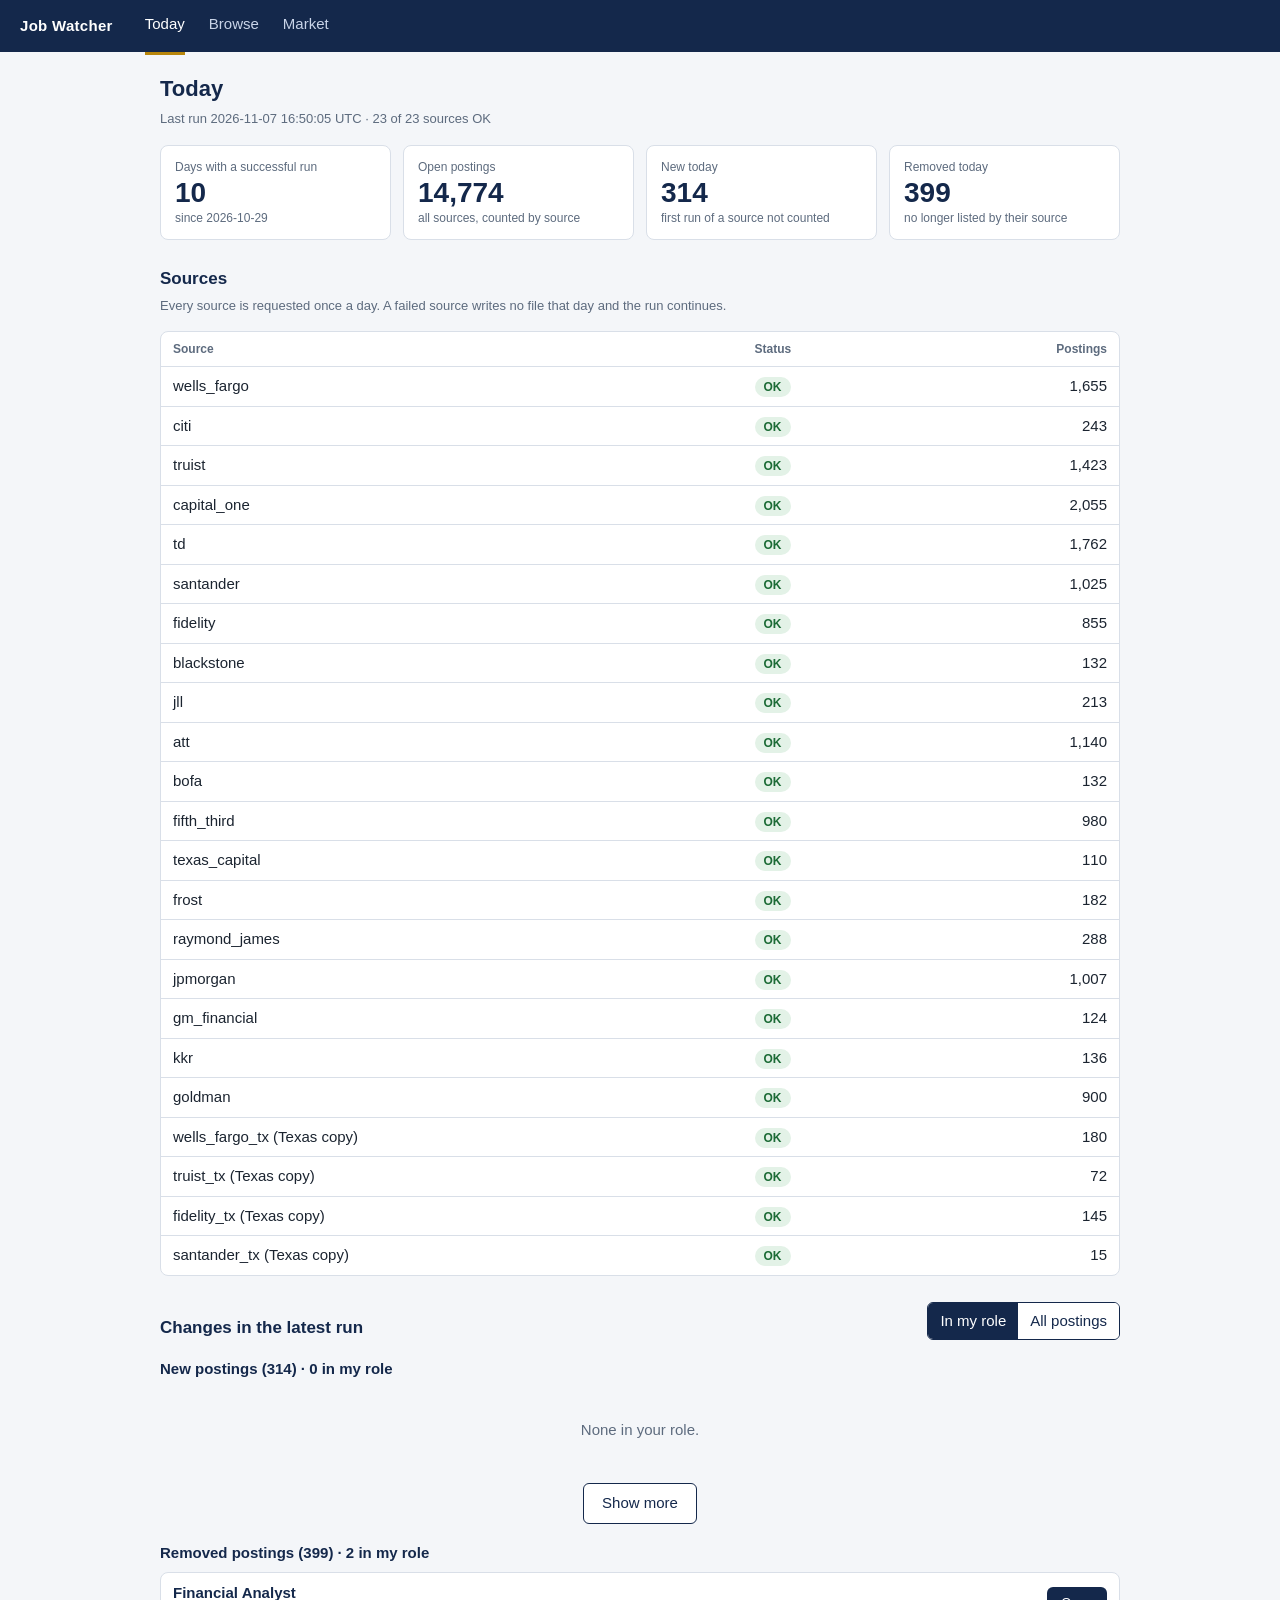
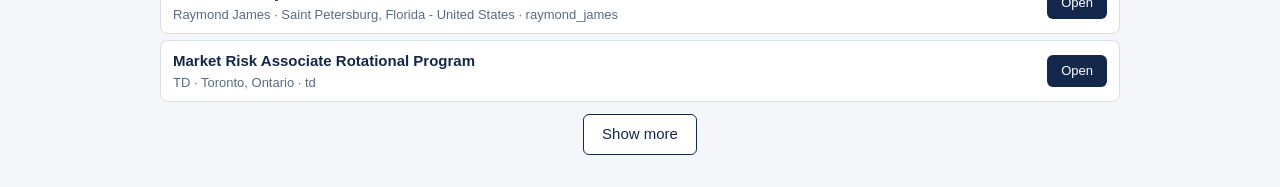
<file: index.html>
<!doctype html>
<html lang="en">
<head>
  <meta charset="utf-8">
  <meta name="viewport" content="width=device-width, initial-scale=1">
  <title>Today · Job Watcher</title>
  <link rel="stylesheet" href="style.css">
  <link rel="manifest" href="manifest.json">
  <meta name="theme-color" content="#14284b">
  <link rel="icon" href="icons/icon-192.png">
  <link rel="apple-touch-icon" href="icons/apple-touch-icon.png">
</head>
<body>
  <main>
    <h1>Today</h1>
    <p class="sub" id="asof">Loading…</p>

    <section class="stats" id="stats" aria-label="Counts from the latest run"></section>

    <h2>Sources</h2>
    <p class="sub">Every source is requested once a day. A failed source writes no file that day and the run continues.</p>
    <div class="table-wrap">
      <table class="sources">
        <thead><tr><th>Source</th><th>Status</th><th class="num">Postings</th></tr></thead>
        <tbody id="sources"></tbody>
      </table>
    </div>

    <div class="listhead">
      <h2>Changes in the latest run</h2>
      <div class="switch" id="roleSwitch">
        <button data-role="1" class="on">In my role</button>
        <button data-role="0">All postings</button>
      </div>
    </div>
    <p class="sub" id="firstRunNote"></p>

    <h3 id="newHead">New postings</h3>
    <div id="newList"></div>
    <button class="more" id="newMore" hidden>Show more</button>

    <h3 id="removedHead">Removed postings</h3>
    <div id="removedList"></div>
    <button class="more" id="removedMore" hidden>Show more</button>
  </main>

  <script src="nav.js"></script>
  <script src="csv.js"></script>
  <script src="index.js"></script>
</body>
</html>
</file>
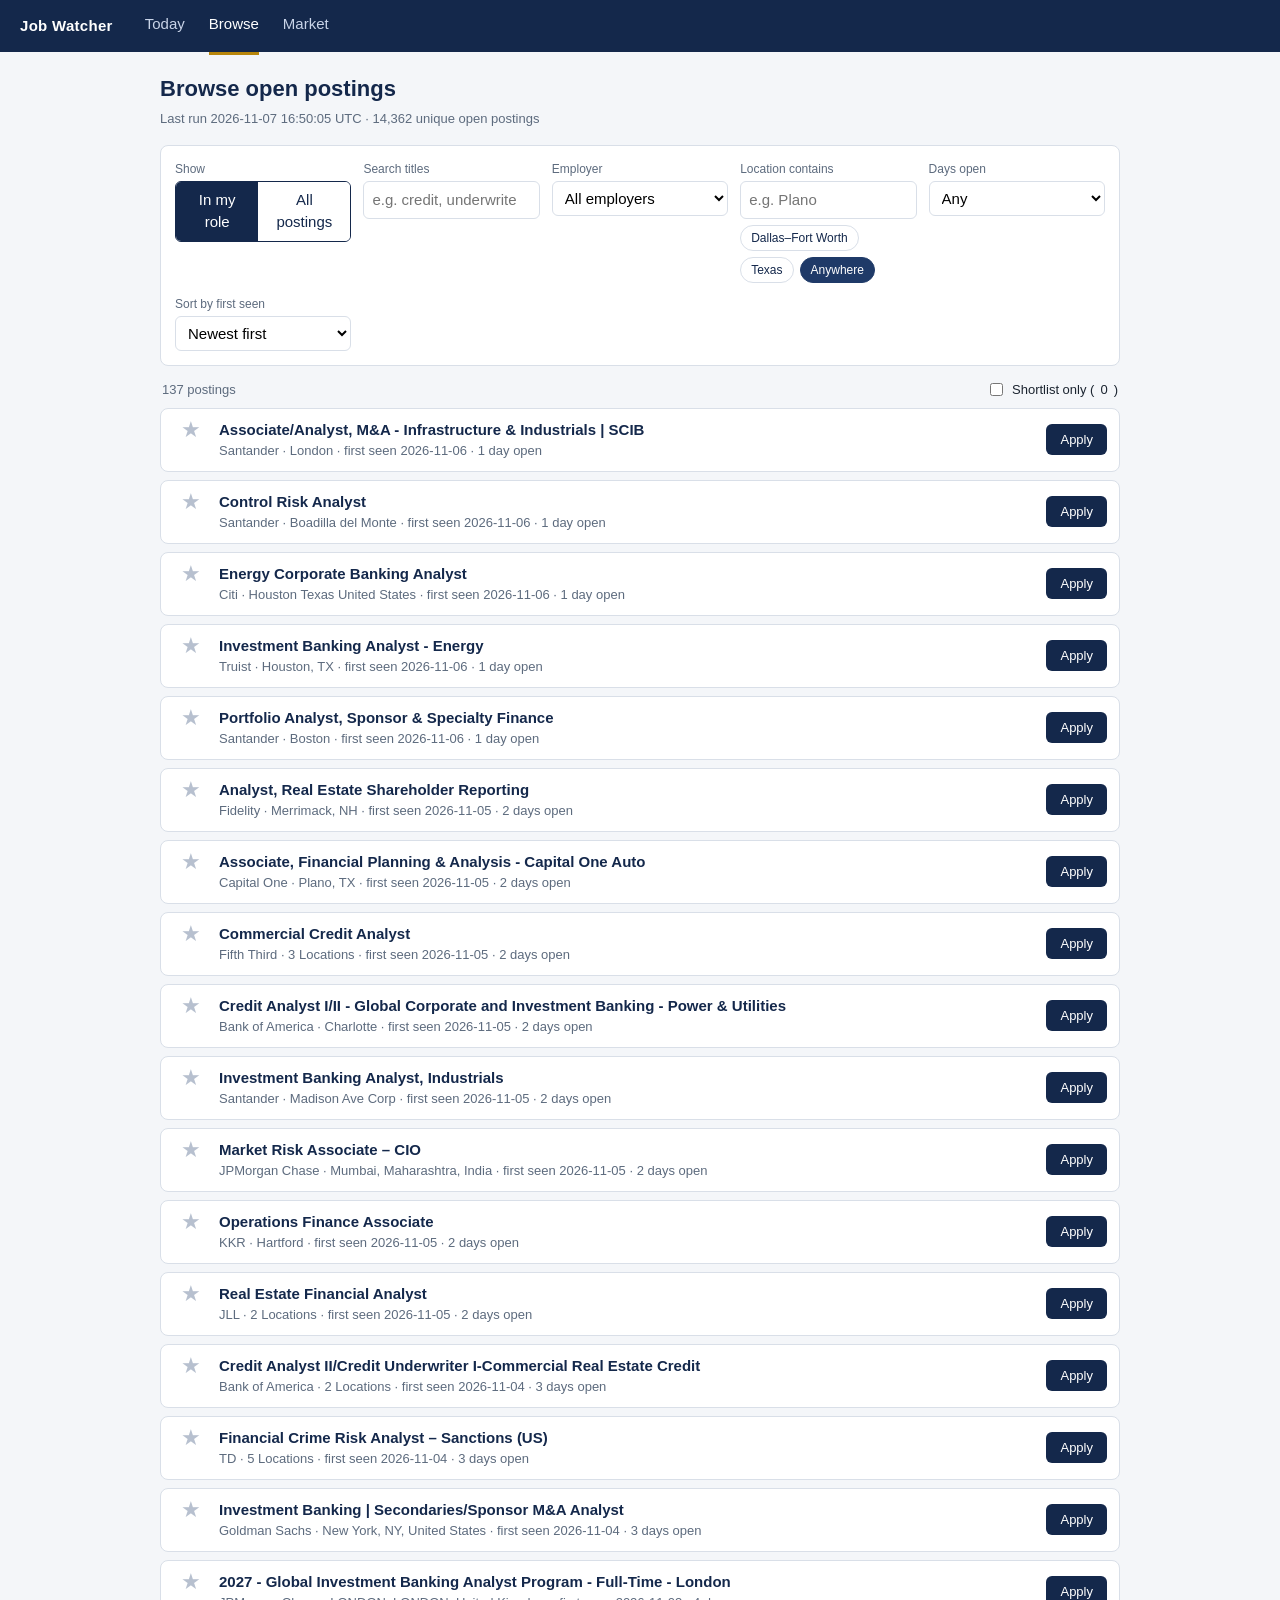
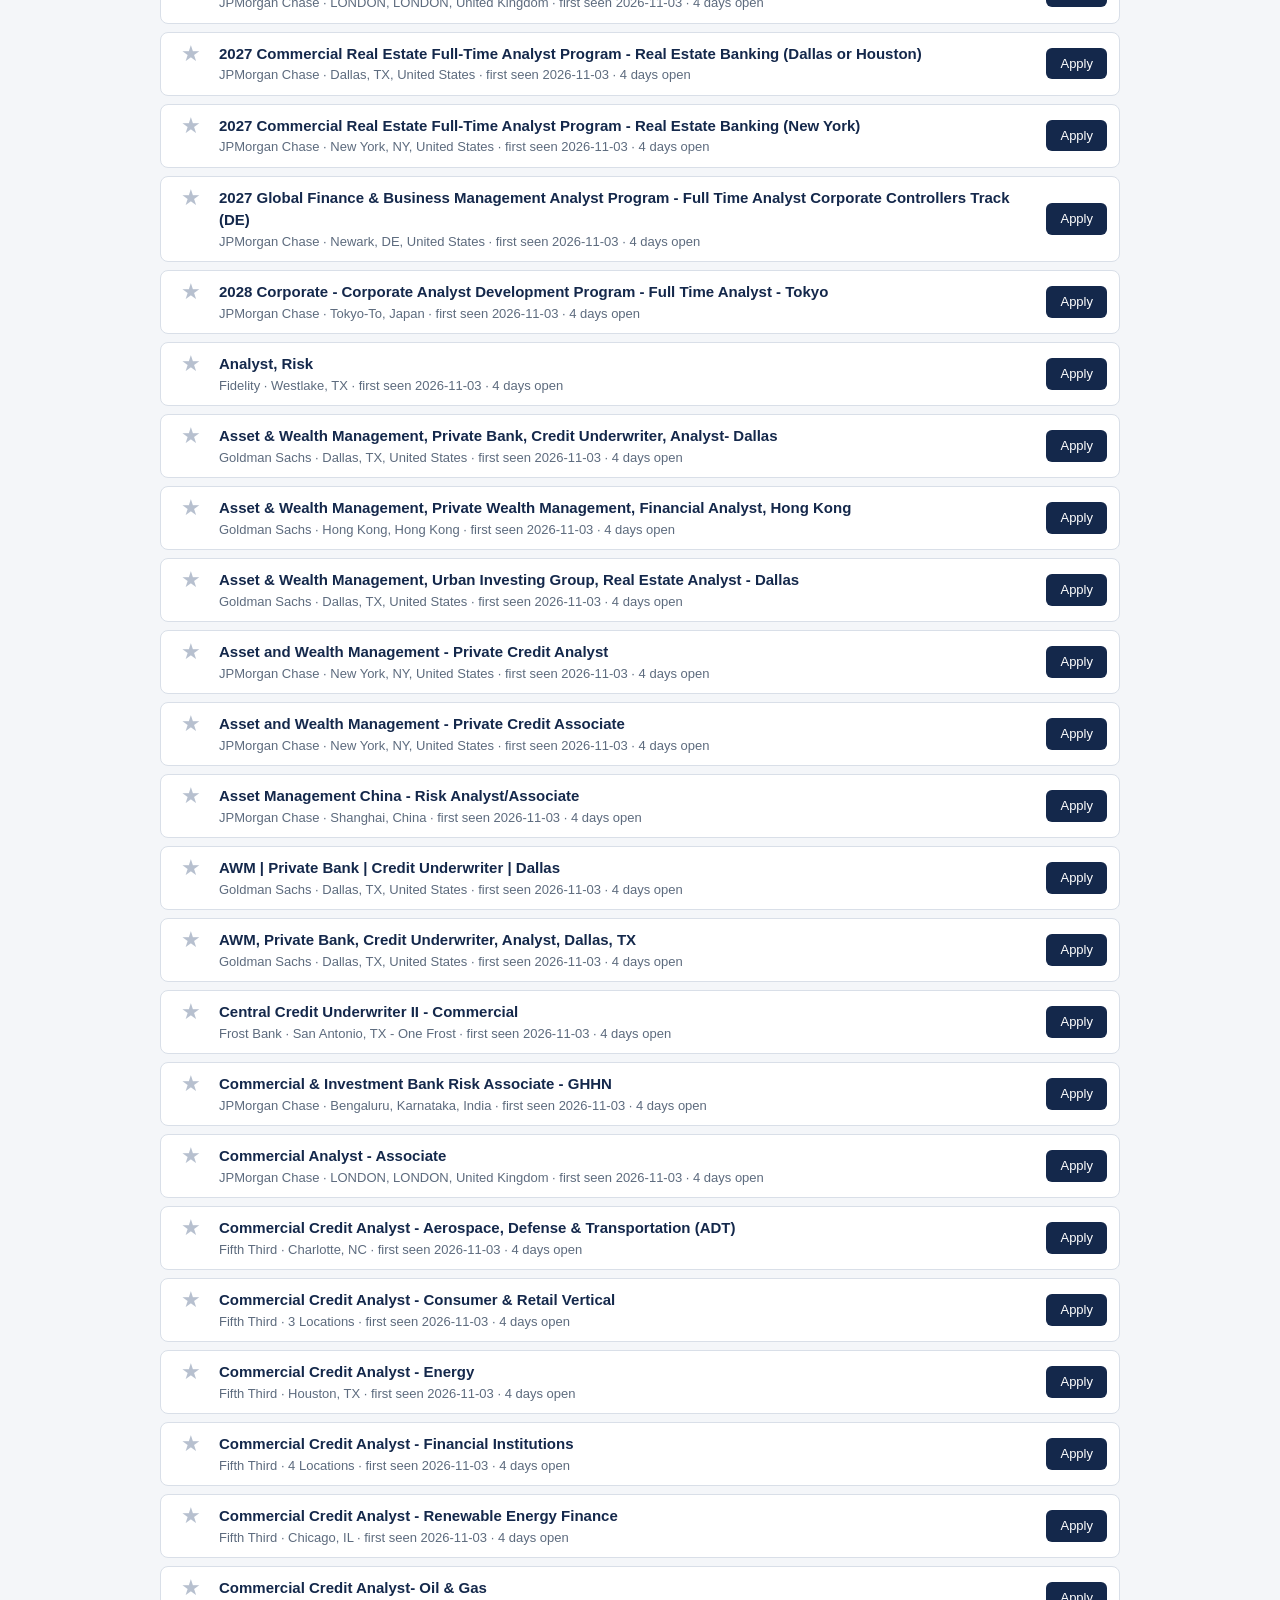
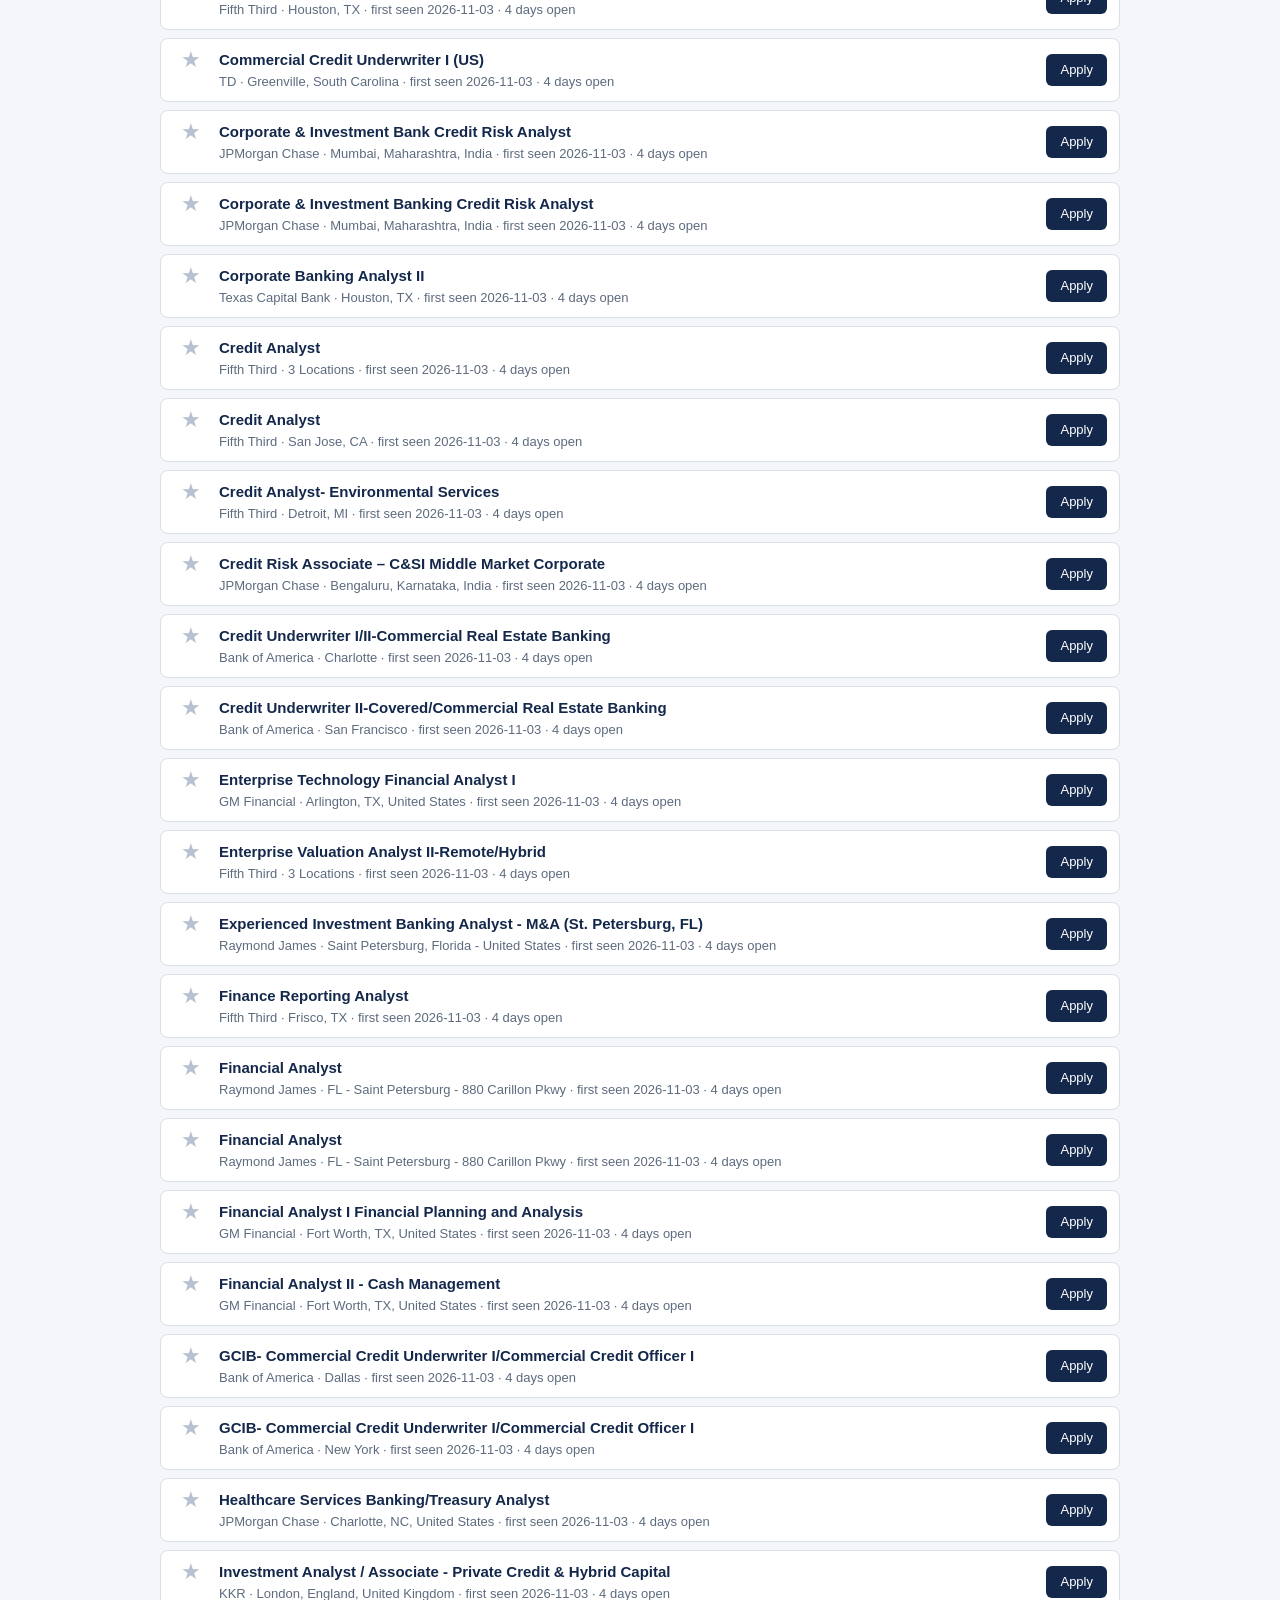
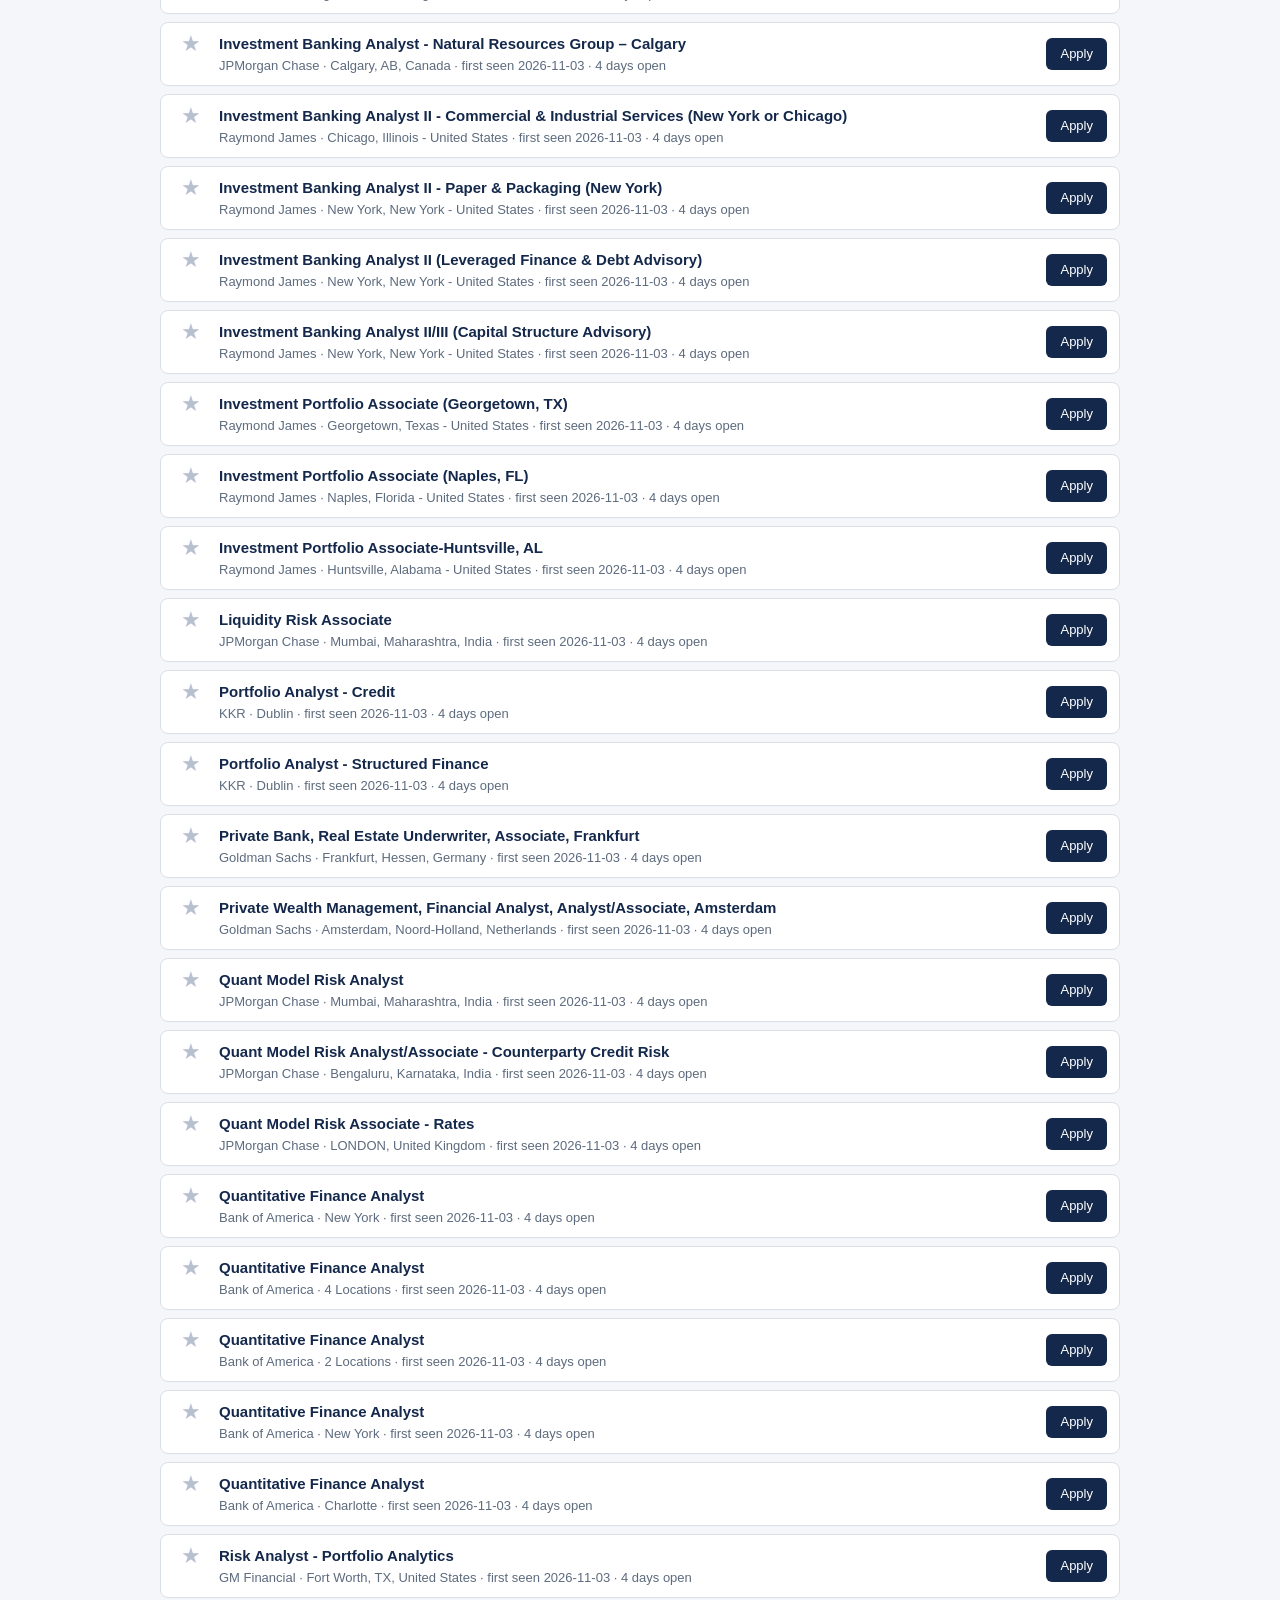
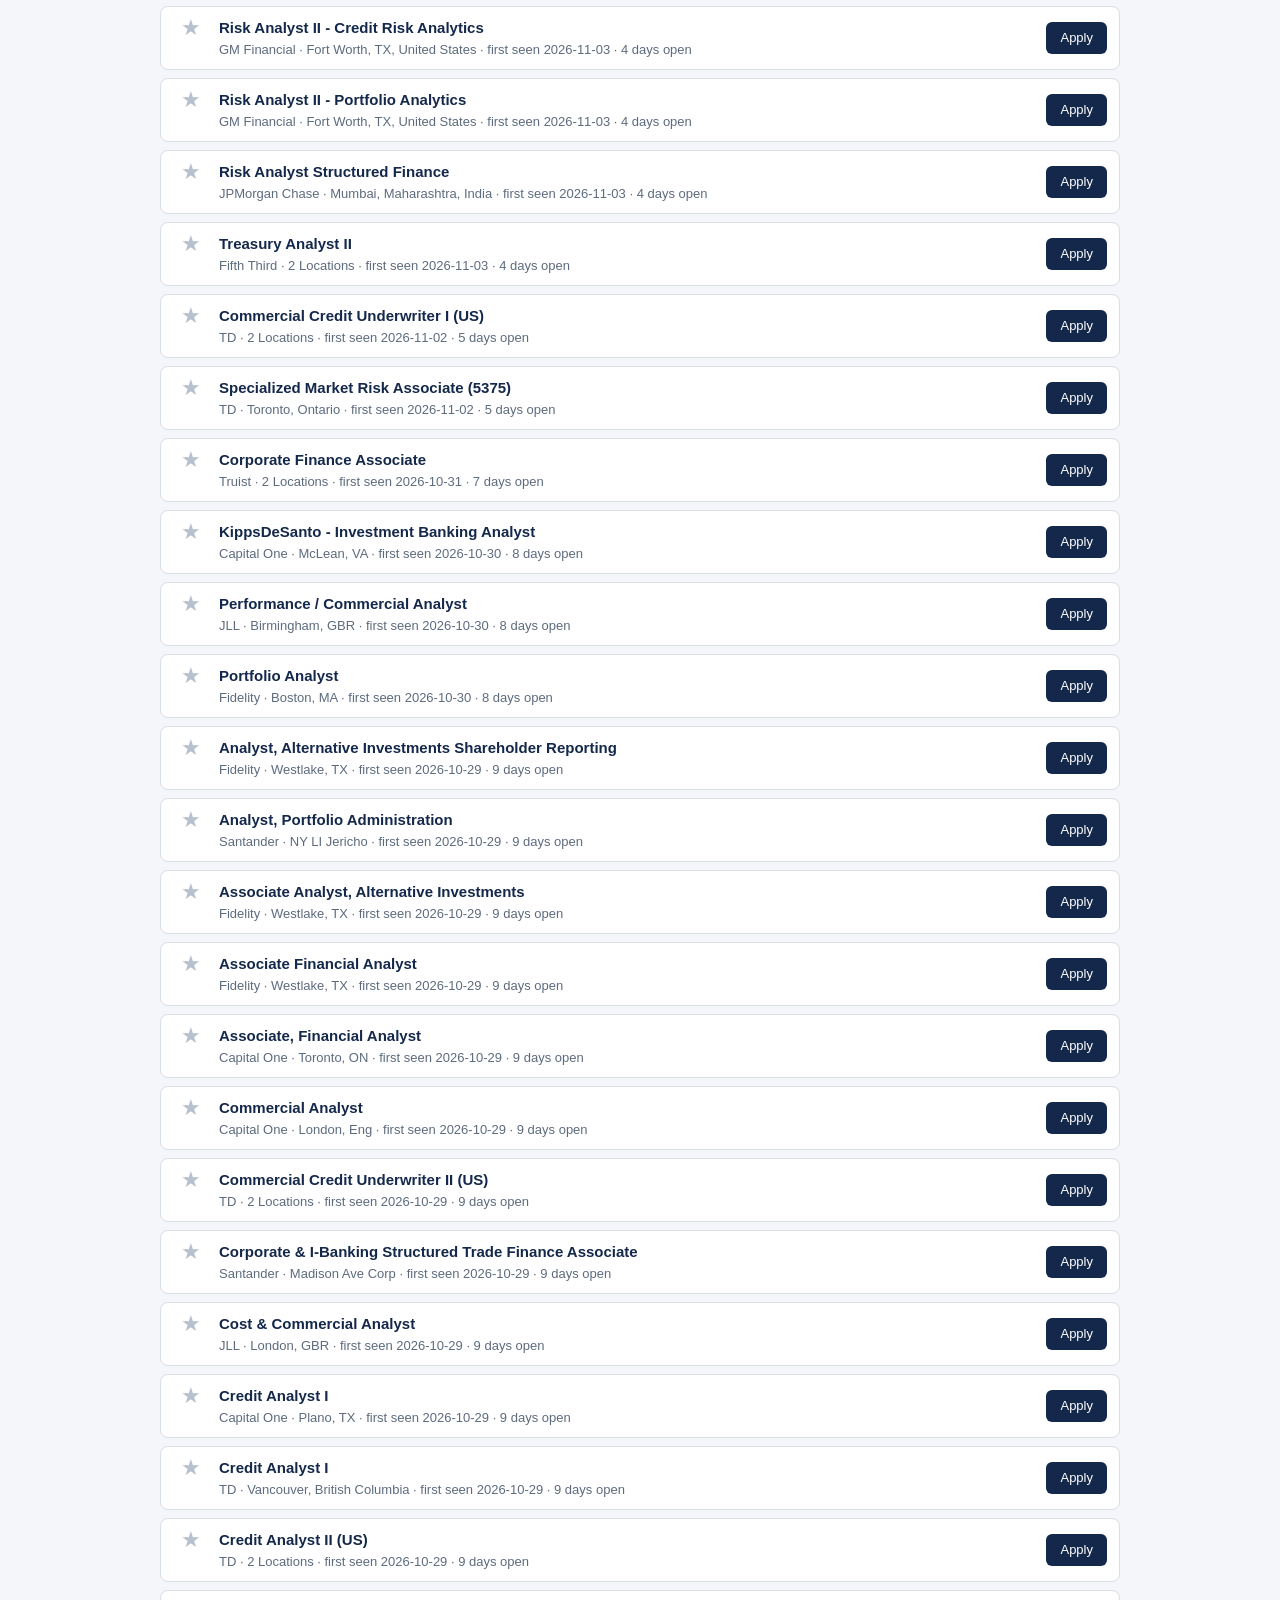
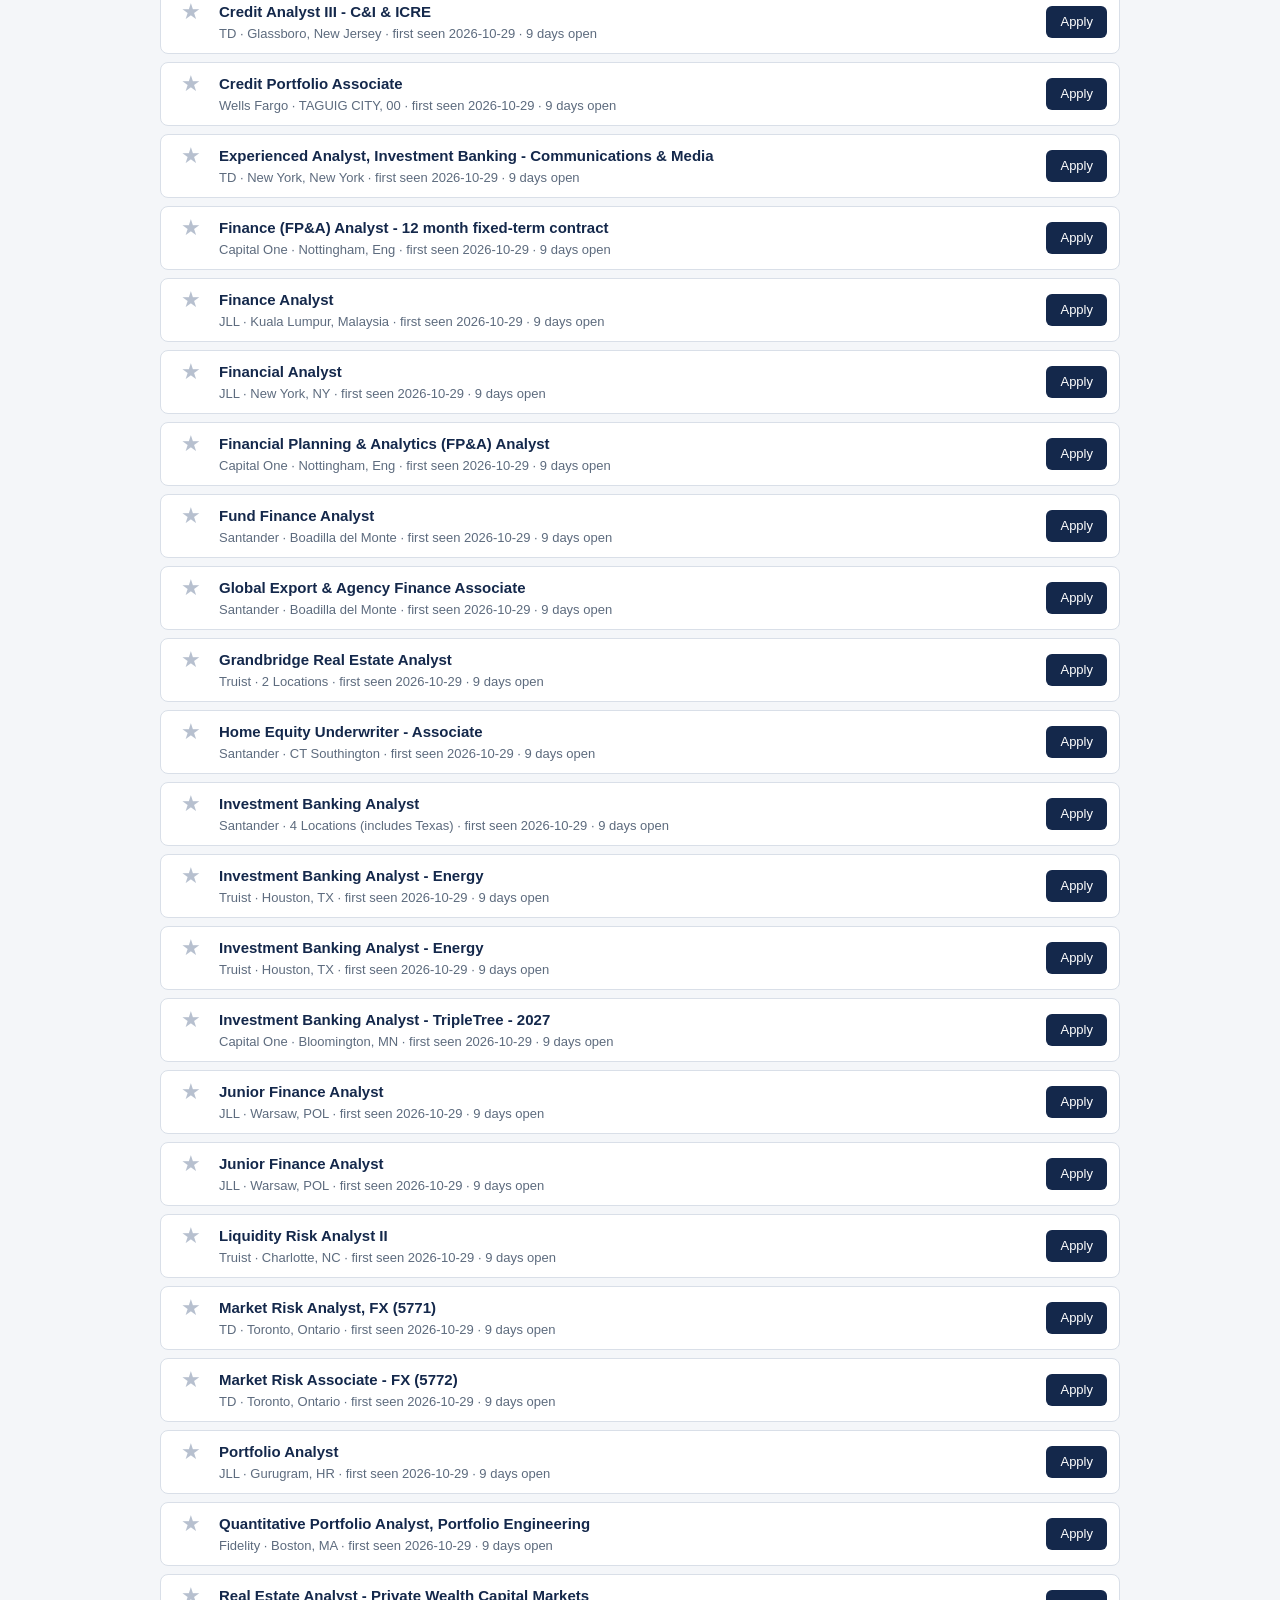
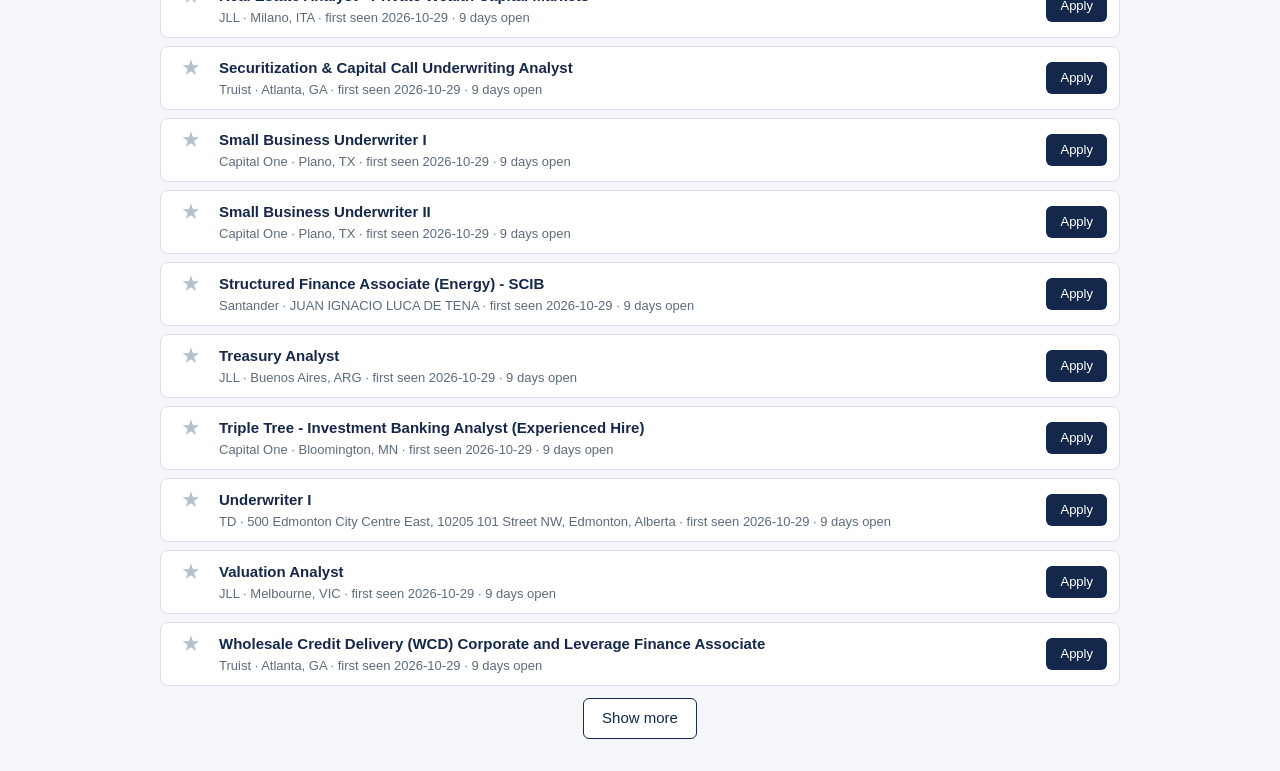
<file: browse.html>
<!doctype html>
<html lang="en">
<head>
  <meta charset="utf-8">
  <meta name="viewport" content="width=device-width, initial-scale=1">
  <title>Browse · Job Watcher</title>
  <link rel="stylesheet" href="style.css">
  <link rel="manifest" href="manifest.json">
  <meta name="theme-color" content="#14284b">
  <link rel="icon" href="icons/icon-192.png">
  <link rel="apple-touch-icon" href="icons/apple-touch-icon.png">
</head>
<body>
  <main>
    <h1>Browse open postings</h1>
    <p class="sub" id="asof">Loading…</p>

    <section class="filters">
      <div>
        <label>Show</label>
        <div class="switch" id="roleSwitch">
          <button data-role="1" class="on">In my role</button>
          <button data-role="0">All postings</button>
        </div>
      </div>
      <div>
        <label for="q">Search titles</label>
        <input type="search" id="q" placeholder="e.g. credit, underwriter">
      </div>
      <div>
        <label for="employer">Employer</label>
        <select id="employer"><option value="">All employers</option></select>
      </div>
      <div>
        <label for="loc">Location contains</label>
        <input type="text" id="loc" placeholder="e.g. Plano">
        <div class="quick" id="quickLoc">
          <button data-loc="dfw">Dallas–Fort Worth</button>
          <button data-loc="tx">Texas</button>
          <button data-loc="" class="on">Anywhere</button>
        </div>
      </div>
      <div>
        <label for="days">Days open</label>
        <select id="days">
          <option value="">Any</option>
          <option value="7">7 days or fewer</option>
          <option value="14">14 days or fewer</option>
          <option value="30">30 days or fewer</option>
        </select>
      </div>
      <div>
        <label for="sort">Sort by first seen</label>
        <select id="sort">
          <option value="new">Newest first</option>
          <option value="old">Oldest first</option>
        </select>
      </div>
    </section>

    <div class="summary">
      <span id="count"></span>
      <label class="checkline"><input type="checkbox" id="starredOnly"> Shortlist only (<span id="starCount">0</span>)</label>
    </div>

    <div id="list"></div>
    <button class="more" id="more" hidden>Show more</button>
  </main>

  <script src="nav.js"></script>
  <script src="csv.js"></script>
  <script src="dedupe.js"></script>
  <script src="browse.js"></script>
</body>
</html>
</file>
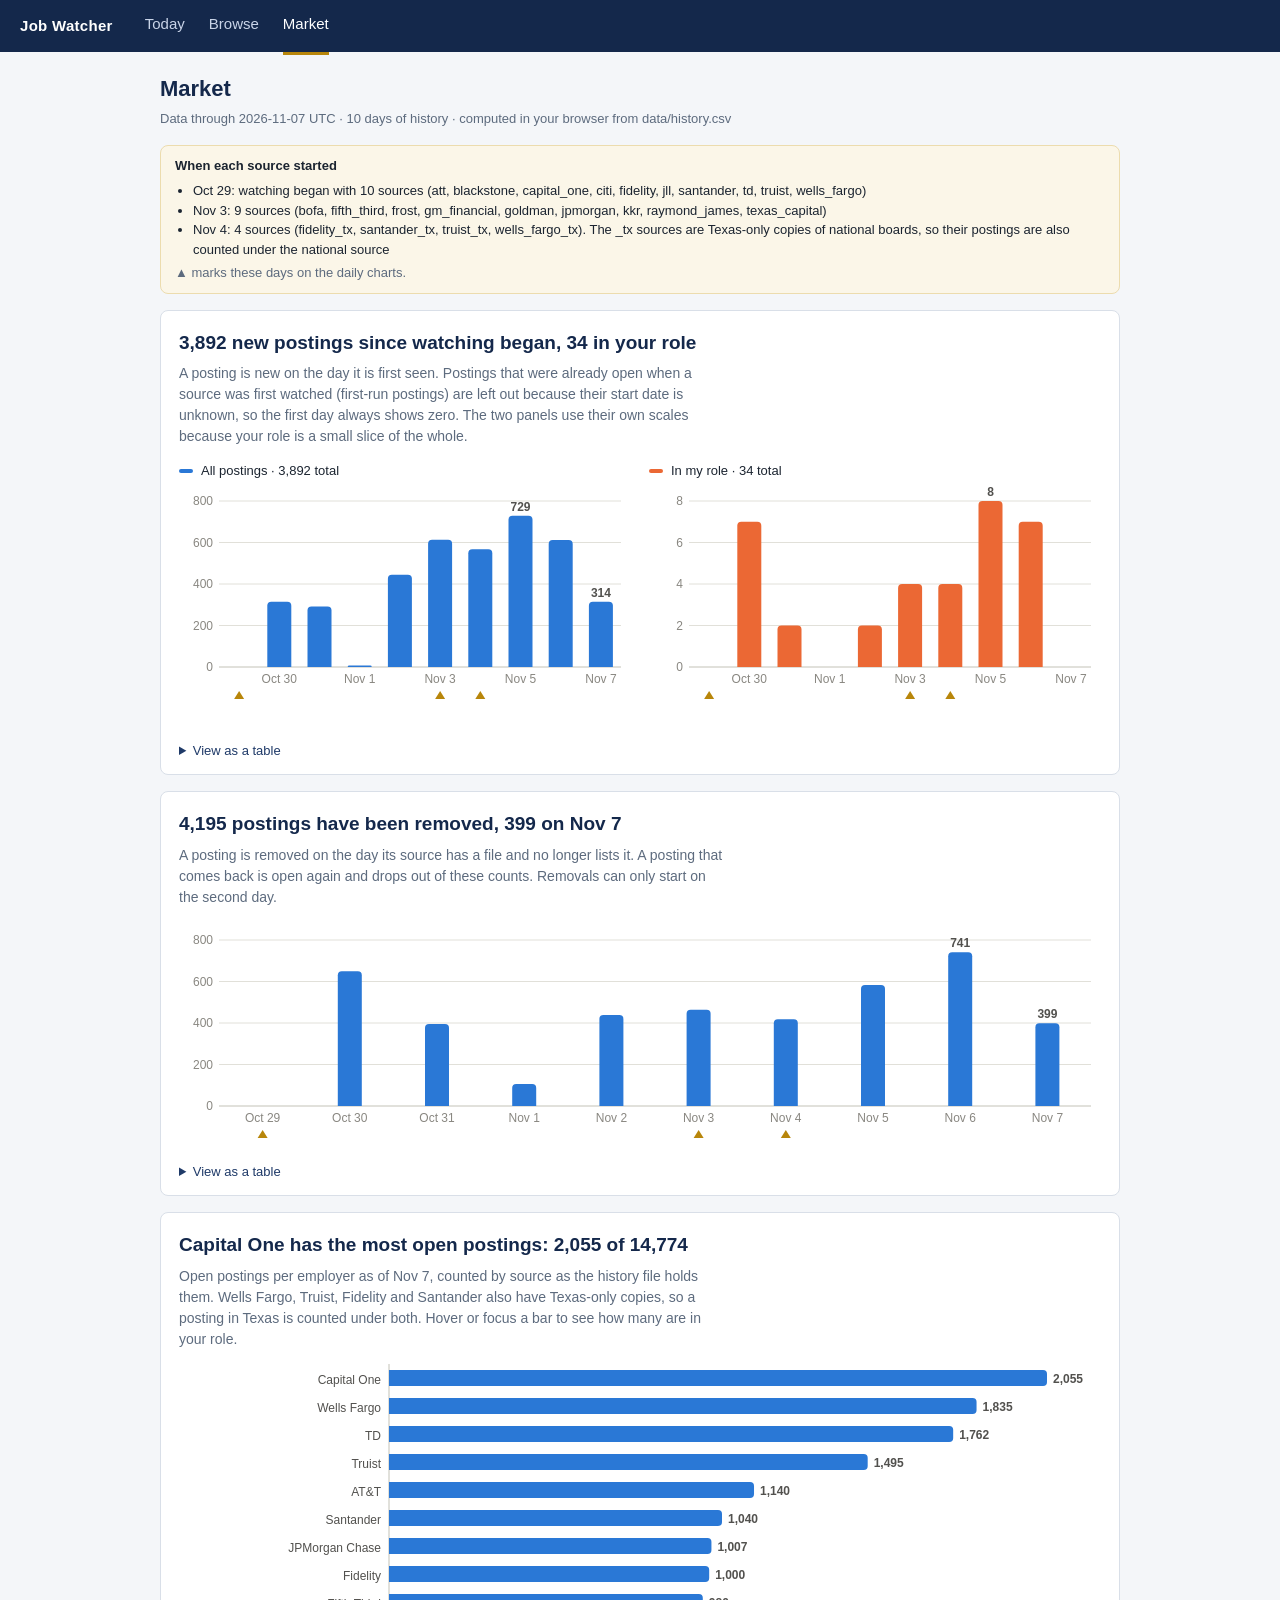
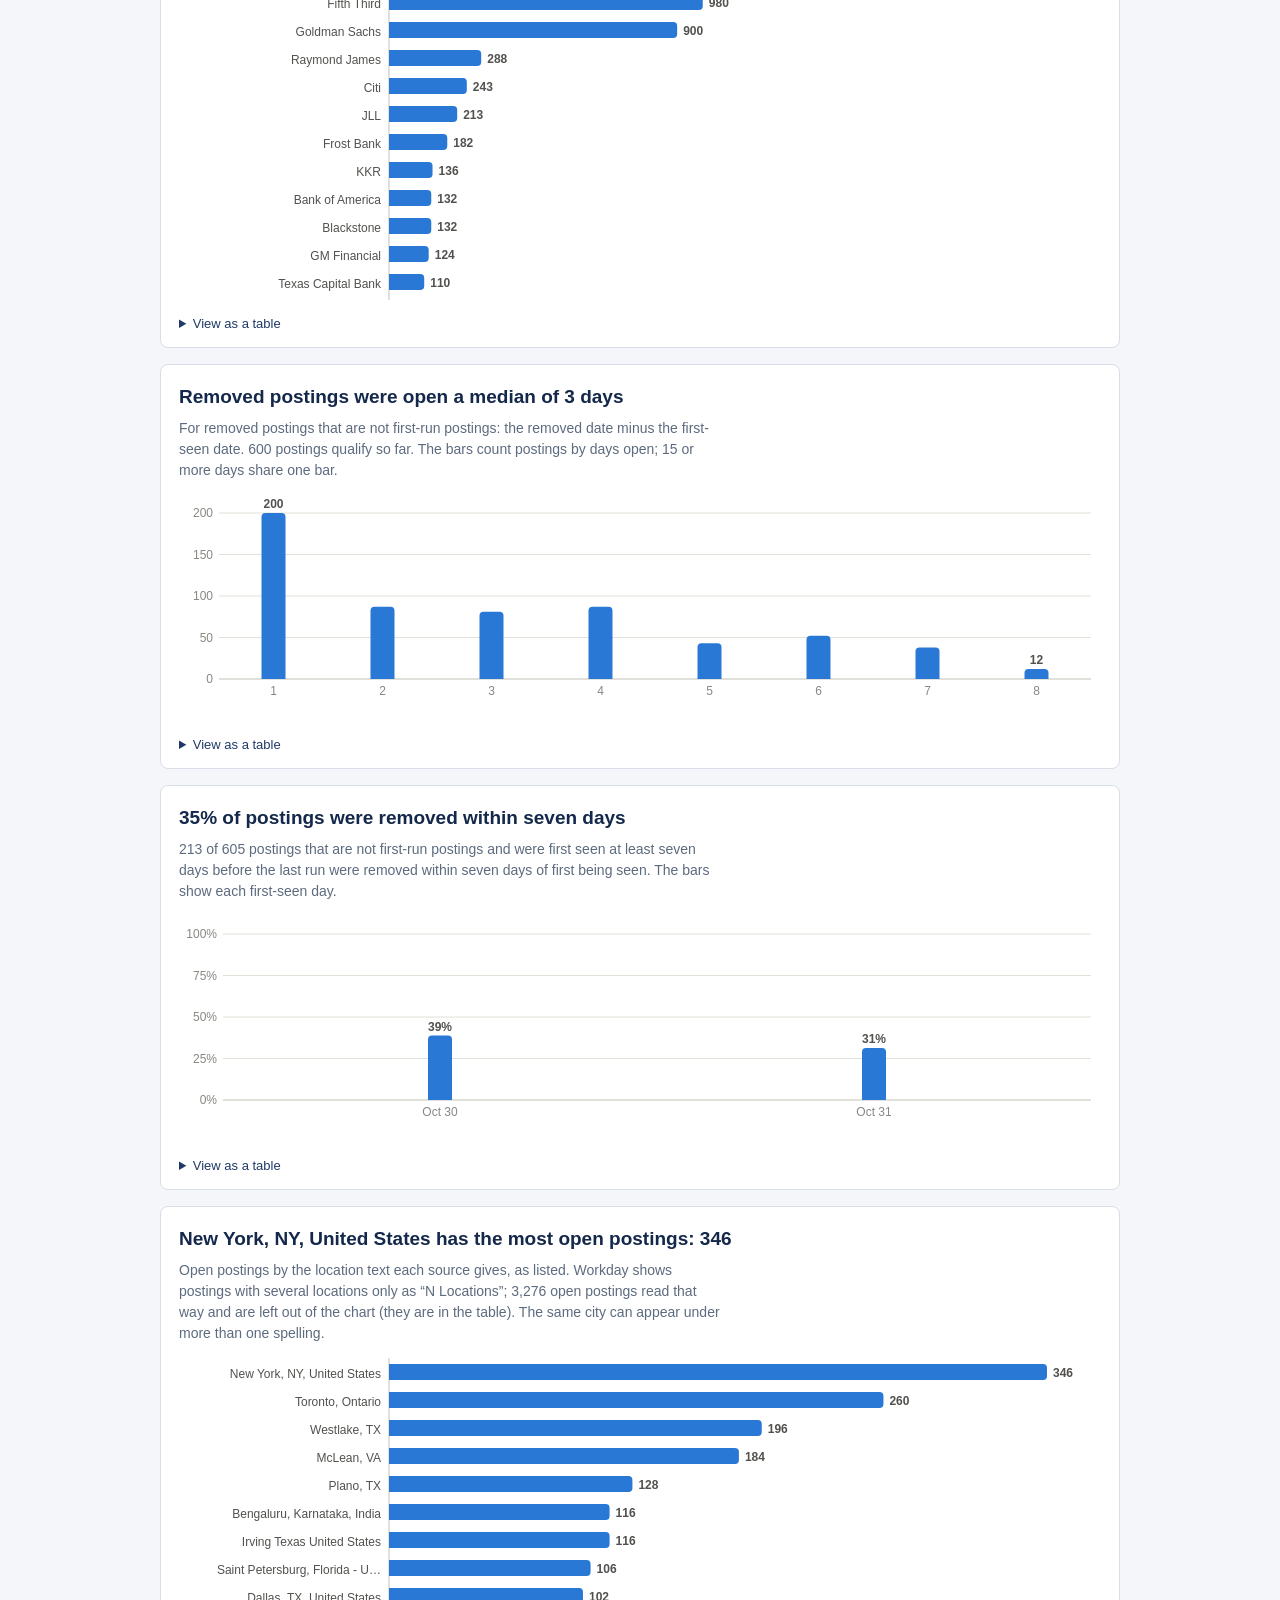
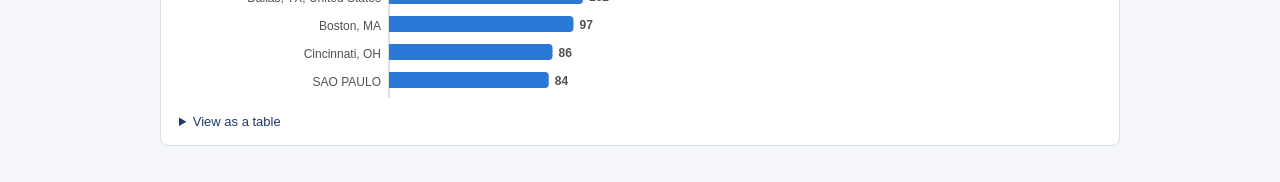
<file: market.html>
<!doctype html>
<html lang="en">
<head>
  <meta charset="utf-8">
  <meta name="viewport" content="width=device-width, initial-scale=1">
  <title>Market · Job Watcher</title>
  <link rel="stylesheet" href="style.css">
  <link rel="manifest" href="manifest.json">
  <meta name="theme-color" content="#14284b">
  <link rel="icon" href="icons/icon-192.png">
  <link rel="apple-touch-icon" href="icons/apple-touch-icon.png">
</head>
<body>
  <main>
    <h1>Market</h1>
    <p class="sub" id="asof">Loading…</p>
    <div class="callout" id="timeline" hidden></div>

    <section class="viz-card" id="s1">
      <h2 id="h1"></h2>
      <p id="p1"></p>
      <div class="panels" id="c1"></div>
    </section>

    <section class="viz-card" id="s2">
      <h2 id="h2"></h2>
      <p id="p2"></p>
      <div id="c2"></div>
    </section>

    <section class="viz-card" id="s3">
      <h2 id="h3"></h2>
      <p id="p3"></p>
      <div id="c3"></div>
    </section>

    <section class="viz-card" id="s4">
      <h2 id="h4"></h2>
      <p id="p4"></p>
      <div id="c4"></div>
    </section>

    <section class="viz-card" id="s5">
      <h2 id="h5"></h2>
      <p id="p5"></p>
      <div id="c5"></div>
    </section>

    <section class="viz-card" id="s6">
      <h2 id="h6"></h2>
      <p id="p6"></p>
      <div id="c6"></div>
    </section>
  </main>
  <div class="viz-tip" id="tip" role="status" hidden></div>

  <script src="nav.js"></script>
  <script src="csv.js"></script>
  <script src="market-calc.js"></script>
  <script src="market.js"></script>
</body>
</html>
</file>
<file: style.css>
:root {
  --navy: #14284b;
  --navy-soft: #1f3a68;
  --ink: #1b2430;
  --muted: #5d6b7e;
  --line: #d9dfe8;
  --bg: #f4f6f9;
  --card: #ffffff;
  --accent: #b8860b;
}

* { box-sizing: border-box; }

body {
  margin: 0;
  background: var(--bg);
  color: var(--ink);
  font: 15px/1.5 -apple-system, BlinkMacSystemFont, "Segoe UI", Roboto, Helvetica, Arial, sans-serif;
}

/* Shared navigation bar */
.nav {
  background: var(--navy);
  color: #fff;
  display: flex;
  align-items: center;
  gap: 24px;
  padding: 0 20px;
  height: 52px;
}
.nav .brand { font-weight: 700; letter-spacing: .02em; margin-right: 8px; }
.nav a { color: #c9d4e8; text-decoration: none; padding: 16px 0; border-bottom: 3px solid transparent; }
.nav a:hover { color: #fff; }
.nav a.active { color: #fff; border-bottom-color: var(--accent); }

main { max-width: 1000px; margin: 0 auto; padding: 20px; }
h1 { font-size: 22px; margin: 0 0 4px; color: var(--navy); }
.sub { color: var(--muted); margin: 0 0 16px; font-size: 13px; }

/* Filters */
.filters {
  background: var(--card);
  border: 1px solid var(--line);
  border-radius: 8px;
  padding: 14px;
  display: grid;
  grid-template-columns: repeat(auto-fit, minmax(170px, 1fr));
  gap: 12px;
}
.filters label { display: block; font-size: 12px; color: var(--muted); margin-bottom: 3px; }
.filters input[type=search], .filters input[type=text], .filters select {
  width: 100%; padding: 7px 8px; border: 1px solid var(--line); border-radius: 6px;
  font: inherit; background: #fff;
}
.switch { display: inline-flex; border: 1px solid var(--navy); border-radius: 6px; overflow: hidden; }
.switch button { border: 0; background: #fff; color: var(--navy); padding: 7px 12px; font: inherit; cursor: pointer; }
.switch button.on { background: var(--navy); color: #fff; }
.quick { display: flex; gap: 6px; flex-wrap: wrap; margin-top: 6px; }
.quick button {
  border: 1px solid var(--line); background: #fff; color: var(--navy);
  border-radius: 14px; padding: 3px 10px; font: inherit; font-size: 12px; cursor: pointer;
}
.quick button.on { background: var(--navy-soft); border-color: var(--navy-soft); color: #fff; }

.summary { display: flex; justify-content: space-between; align-items: center; margin: 14px 2px 8px; color: var(--muted); font-size: 13px; }
.checkline { display: inline-flex; align-items: center; gap: 6px; cursor: pointer; color: var(--ink); }

/* Posting rows */
.posting {
  display: grid;
  grid-template-columns: 36px 1fr auto;
  gap: 10px;
  align-items: start;
  background: var(--card);
  border: 1px solid var(--line);
  border-radius: 8px;
  padding: 10px 12px;
  margin-bottom: 8px;
}
.star { border: 0; background: none; font-size: 22px; line-height: 1; cursor: pointer; color: #b7c0cf; padding: 0; }
.star.on { color: var(--accent); }
.posting .title { font-weight: 600; color: var(--navy); }
.posting .meta { color: var(--muted); font-size: 13px; }
.apply {
  align-self: center; background: var(--navy); color: #fff; text-decoration: none;
  padding: 6px 14px; border-radius: 6px; font-size: 13px; white-space: nowrap;
}
.apply:hover { background: var(--navy-soft); }
.more { display: block; margin: 12px auto; padding: 8px 18px; border: 1px solid var(--navy); background: #fff; color: var(--navy); border-radius: 6px; cursor: pointer; font: inherit; }
.empty, .error { text-align: center; color: var(--muted); padding: 30px 10px; }
.error { color: #9b1c1c; }

/* Today page */
h2 { font-size: 17px; color: var(--navy); margin: 26px 0 4px; }
h3 { font-size: 15px; color: var(--navy); margin: 18px 0 8px; }
.stats { display: grid; grid-template-columns: repeat(auto-fit, minmax(190px, 1fr)); gap: 12px; }
.tile { background: var(--card); border: 1px solid var(--line); border-radius: 8px; padding: 12px 14px; }
.tile-label { font-size: 12px; color: var(--muted); }
.tile-value { font-size: 28px; font-weight: 700; color: var(--navy); line-height: 1.2; }
.tile-note { font-size: 12px; color: var(--muted); }
.table-wrap { background: var(--card); border: 1px solid var(--line); border-radius: 8px; overflow-x: auto; }
table.sources { width: 100%; border-collapse: collapse; }
table.sources th, table.sources td { text-align: left; padding: 8px 12px; border-bottom: 1px solid var(--line); }
table.sources tr:last-child td { border-bottom: 0; }
table.sources th { font-size: 12px; color: var(--muted); font-weight: 600; }
.num { text-align: right !important; font-variant-numeric: tabular-nums; }
.badge { display: inline-block; padding: 1px 9px; border-radius: 10px; font-size: 12px; font-weight: 600; }
.badge.ok { background: #e3f2e7; color: #1c6b36; }
.badge.fail { background: #fbe4e4; color: #9b1c1c; }
.errtext { color: #9b1c1c; font-size: 12px; }
.listhead { display: flex; justify-content: space-between; align-items: end; gap: 12px; flex-wrap: wrap; margin-top: 26px; }
.listhead h2 { margin: 0; }
.change { display: grid; grid-template-columns: 1fr auto; gap: 10px; align-items: center; background: var(--card); border: 1px solid var(--line); border-radius: 8px; padding: 9px 12px; margin-bottom: 6px; }
.change .title { font-weight: 600; color: var(--navy); }
.change .meta { color: var(--muted); font-size: 13px; }

/* Market page charts */
:root {
  --series-1: #2a78d6;      /* blue: single series, and "all postings" */
  --series-2: #eb6834;      /* orange: "in my role" */
  --viz-grid: #e1e0d9;
  --viz-axis: #c3c2b7;
  --viz-muted: #898781;
  --viz-text: #52514e;
}
.viz-card { background: var(--card); border: 1px solid var(--line); border-radius: 8px; padding: 18px 18px 14px; margin: 16px 0; }
.viz-card h2 { margin: 0 0 6px; font-size: 19px; }
.viz-card > p { margin: 0 0 14px; color: var(--muted); font-size: 14px; max-width: 70ch; }
.panels { display: grid; grid-template-columns: repeat(auto-fit, minmax(300px, 1fr)); gap: 18px; }
.panel-title { display: flex; align-items: center; gap: 8px; font-size: 13px; color: var(--ink); margin-bottom: 2px; }
.key { display: inline-block; width: 14px; height: 4px; border-radius: 2px; }
svg.chart { display: block; width: 100%; height: auto; overflow: visible; }
svg.chart .grid { stroke: var(--viz-grid); stroke-width: 1; }
svg.chart .axis { stroke: var(--viz-axis); stroke-width: 1; }
svg.chart text { font: 12px/1 -apple-system, BlinkMacSystemFont, "Segoe UI", Roboto, sans-serif; }
svg.chart .tick { fill: var(--viz-muted); font-variant-numeric: tabular-nums; }
svg.chart .tick.label { fill: var(--viz-text); }
svg.chart .value { fill: var(--viz-text); font-weight: 600; font-variant-numeric: tabular-nums; }
svg.chart .bar { transition: opacity .1s; }
svg.chart .bar.hot { opacity: .78; }
svg.chart .marker { fill: var(--accent); }
svg.chart rect:focus { outline: none; stroke: var(--navy); stroke-width: 1.5; }
.chart-empty { padding: 34px 12px; text-align: center; color: var(--muted); background: var(--bg); border-radius: 6px; font-size: 14px; }
.callout { background: #fbf6e8; border: 1px solid #ecdcae; border-radius: 8px; padding: 10px 14px; margin: 12px 0; font-size: 13px; color: var(--ink); }
.callout ul { margin: 6px 0 4px; padding-left: 18px; }
.callout .legendline { margin: 4px 0 0; color: var(--muted); }
.viz-tip { position: fixed; z-index: 10; pointer-events: none; background: #fff; border: 1px solid var(--line); border-radius: 6px;
  padding: 6px 10px; box-shadow: 0 2px 8px rgba(20, 40, 75, .15); max-width: 280px; font-size: 12px; }
.tip-value { font-weight: 700; font-size: 14px; color: var(--ink); }
.tip-label { color: var(--muted); }
.tip-extra { color: var(--viz-text); margin-top: 3px; }
details.tableview { margin-top: 10px; font-size: 13px; }
details.tableview summary { cursor: pointer; color: var(--navy-soft); }
details.tableview .table-wrap { margin-top: 8px; max-height: 320px; overflow: auto; }
details.tableview table { width: 100%; border-collapse: collapse; }
details.tableview th, details.tableview td { text-align: left; padding: 5px 10px; border-bottom: 1px solid var(--line); }
details.tableview th { font-size: 12px; color: var(--muted); position: sticky; top: 0; background: var(--card); }
details.tableview td.num, details.tableview th.num { text-align: right; font-variant-numeric: tabular-nums; }

@media (max-width: 560px) {
  main { padding: 12px; }
  .posting { grid-template-columns: 30px 1fr; }
  .apply { grid-column: 2; justify-self: start; }
}
</file>
